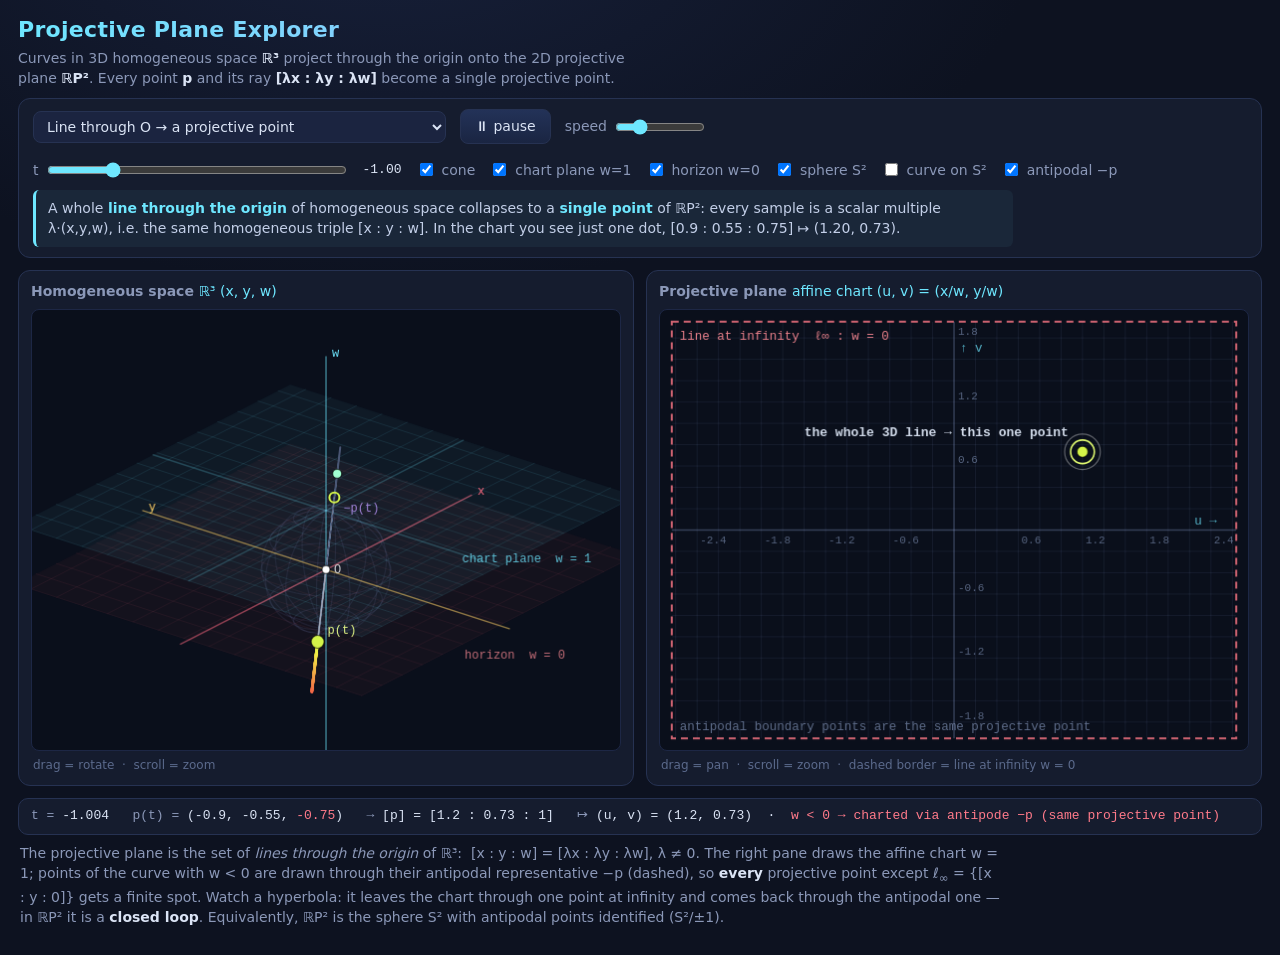
<file: index.html>
<!DOCTYPE html>
<html lang="en">
<head>
<meta charset="UTF-8">
<meta name="viewport" content="width=device-width, initial-scale=1.0">
<title>Projective Plane Explorer — from homogeneous ℝ³ to ℝP²</title>
<link rel="stylesheet" href="styles.css">
</head>
<body>

<header>
  <h1>Projective Plane Explorer</h1>
  <p class="sub">Curves in 3D homogeneous space <b>ℝ³</b> project through the origin onto the 2D projective plane
     <b>ℝP²</b>. Every point <b>p</b> and its ray <b>[λx : λy : λw]</b> become a single projective point.</p>
</header>

<section id="controls">
  <div class="row">
    <select id="sel" title="Pick a curve in homogeneous space"></select>
    <button id="btnPlay" class="btn" title="Play / pause (space)">⏸ pause</button>
    <label class="mini">speed <input type="range" id="rngSpeed" min="0.1" max="4" step="0.1" value="1"></label>
    <label id="lblCustom" class="custom-ctl">
      x(t) <input type="text" id="cx" value="1.2*cos(t)+0.5*cos(3*t)">
      y(t) <input type="text" id="cy" value="1.2*sin(t)+0.5*sin(3*t)">
      w(t) <input type="text" id="cw" value="1+0.5*sin(2*t)">
      t∈[<input type="text" id="ct0" value="0">,<input type="text" id="ct1" value="6.2832">]
      <button id="btnApply" class="btn">apply</button>
    </label>
  </div>
  <div class="row">
    <label id="lblRbez" class="custom-ctl">
      homogeneous control points — one per line: <code>x&nbsp;y&nbsp;[weight]</code>
      <textarea id="rbezPts" rows="4" spellcheck="false">1 0 1
1 1 0.70710678
0 1 1</textarea>
      <button id="btnRbez" class="btn">apply</button>
    </label>
  </div>
  <div class="row">
    <label class="mini">t <input type="range" id="rngT" min="0" max="1" step="0.001" value="0"></label>
    <span id="tval" class="mono">0.00</span>
    <span class="checks">
      <label><input type="checkbox" id="chkCone" checked> cone</label>
      <label><input type="checkbox" id="chkPlane" checked> chart plane w=1</label>
      <label><input type="checkbox" id="chkHoriz" checked> horizon w=0</label>
      <label><input type="checkbox" id="chkSphere" checked> sphere S²</label>
      <label><input type="checkbox" id="chkSphereModel"> curve on S²</label>
      <label><input type="checkbox" id="chkAnti" checked> antipodal −p</label>
    </span>
  </div>
  <div id="desc" class="desc"></div>
</section>

<main id="panes">
  <div class="pane">
    <h2>Homogeneous space&nbsp;<span class="tag">ℝ³ (x, y, w)</span></h2>
    <div class="cwrap"><canvas id="c3"></canvas></div>
    <p class="hint">drag = rotate &nbsp;·&nbsp; scroll = zoom</p>
  </div>
  <div class="pane">
    <h2>Projective plane&nbsp;<span class="tag">affine chart (u, v) = (x/w, y/w)</span></h2>
    <div class="cwrap"><canvas id="c2"></canvas></div>
    <p class="hint">drag = pan &nbsp;·&nbsp; scroll = zoom &nbsp;·&nbsp; dashed border = line at infinity w = 0</p>
  </div>
</main>

<footer>
  <div id="status" class="mono">—</div>
  <p class="note">
    The projective plane is the set of <em>lines through the origin</em> of ℝ³: &nbsp;[x : y : w] = [λx : λy : λw], λ ≠ 0.
    The right pane draws the affine chart w = 1; points of the curve with w &lt; 0 are drawn through their antipodal
    representative −p (dashed), so <b>every</b> projective point except ℓ<sub>∞</sub> = {[x : y : 0]} gets a finite spot.
    Watch a hyperbola: it leaves the chart through one point at infinity and comes back through the antipodal one —
    in ℝP² it is a <b>closed loop</b>. Equivalently, ℝP² is the sphere S² with antipodal points identified (S²/±1).
  </p>
</footer>

<script src="app.js"></script>
</body>
</html>
</file>
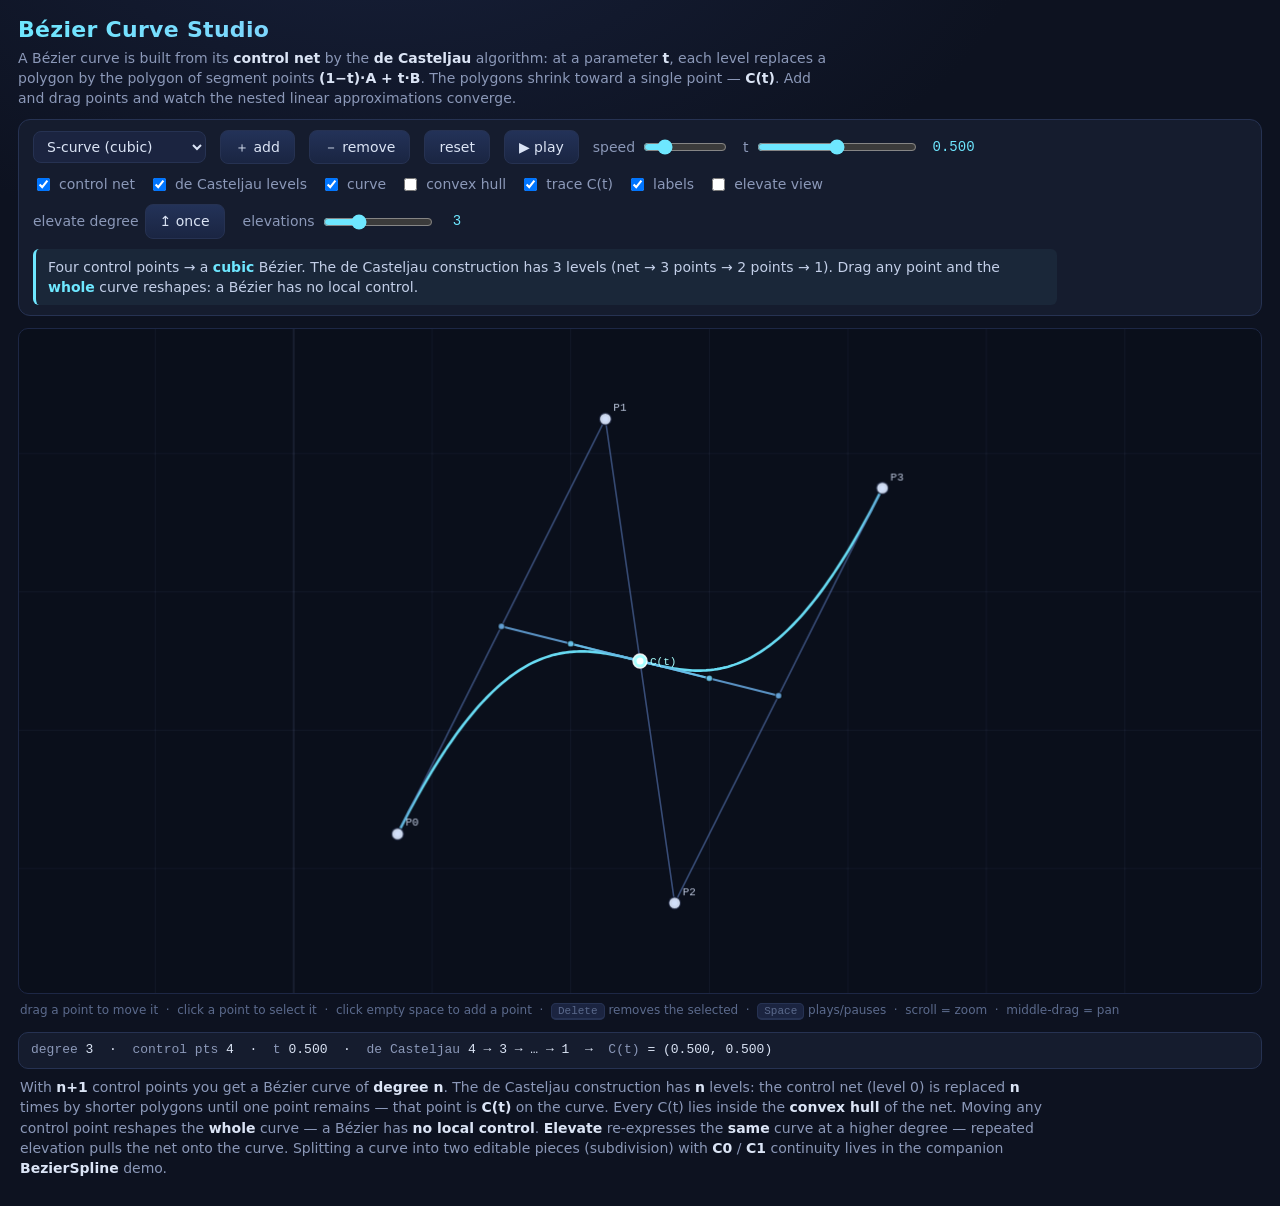
<file: Bezier/index.html>
<!DOCTYPE html>
<html lang="en">
<head>
<meta charset="UTF-8">
<meta name="viewport" content="width=device-width, initial-scale=1.0">
<title>Bézier Curve Studio — control net & de Casteljau construction</title>
<link rel="stylesheet" href="styles.css">
</head>
<body>

<header>
  <h1>Bézier Curve Studio</h1>
  <p class="sub">A Bézier curve is built from its <b>control net</b> by the <b>de&nbsp;Casteljau</b> algorithm: at a
     parameter <b>t</b>, each level replaces a polygon by the polygon of segment points <b>(1−t)·A + t·B</b>. The
     polygons shrink toward a single point — <b>C(t)</b>. Add and drag points and watch the nested linear approximations converge.</p>
</header>

<section id="controls">
  <div class="row">
    <select id="sel" title="Pick a preset polygon"></select>
    <button id="btnAdd" class="btn" title="Add a control point">＋ add</button>
    <button id="btnRemove" class="btn" title="Remove the selected point">－ remove</button>
    <button id="btnClear" class="btn" title="Reset to the current preset">reset</button>
    <button id="btnPlay" class="btn" title="Play / pause the de Casteljau sweep">▶ play</button>
    <label class="mini">speed <input type="range" id="rngSpeed" min="0.2" max="4" step="0.1" value="1"></label>
    <label class="mini">t <input type="range" id="rngT" min="0" max="1" step="0.001" value="0.5"></label>
    <span id="lblT" class="tval">0.500</span>
  </div>
  <div class="row">
    <span class="checks">
      <label><input type="checkbox" id="chkNet" checked> control net</label>
      <label><input type="checkbox" id="chkLevels" checked> de Casteljau levels</label>
      <label><input type="checkbox" id="chkCurve" checked> curve</label>
      <label><input type="checkbox" id="chkHull"> convex hull</label>
      <label><input type="checkbox" id="chkTrace" checked> trace C(t)</label>
      <label><input type="checkbox" id="chkLabels" checked> labels</label>
      <label><input type="checkbox" id="chkElev"> elevate view</label>
    </span>
  </div>
  <div class="row ops">
    <label class="mini">elevate degree <button id="btnElevate" class="btn" title="Replace the curve with its degree-elevated form (same curve, +1 point)">↥ once</button></label>
    <label class="mini">elevations <input type="range" id="rngElev" min="0" max="10" step="1" value="3"></label>
    <span id="lblElev" class="tval">3</span>
  </div>
  <div id="desc" class="desc"></div>
</section>

<main>
  <div class="cwrap"><canvas id="cv"></canvas></div>
  <p class="hint">drag a point to move it &nbsp;·&nbsp; click a point to select it &nbsp;·&nbsp; click empty space to add a point &nbsp;·&nbsp; <kbd>Delete</kbd> removes the selected &nbsp;·&nbsp; <kbd>Space</kbd> plays/pauses &nbsp;·&nbsp; scroll = zoom &nbsp;·&nbsp; middle-drag = pan</p>
</main>

<footer>
  <div id="status" class="mono">—</div>
  <p class="note">
    With <b>n+1</b> control points you get a Bézier curve of <b>degree n</b>. The de&nbsp;Casteljau construction has
    <b>n</b> levels: the control net (level 0) is replaced <b>n</b> times by shorter polygons until one point remains —
    that point is <b>C(t)</b> on the curve. Every C(t) lies inside the <b>convex hull</b> of the net. Moving any control
    point reshapes the <b>whole</b> curve — a Bézier has <b>no local control</b>. <b>Elevate</b> re-expresses the <b>same</b>
    curve at a higher degree — repeated elevation pulls the net onto the curve. Splitting a curve into two editable
    pieces (subdivision) with <b>C0</b> / <b>C1</b> continuity lives in the companion <b>BezierSpline</b> demo.
  </p>
</footer>

<script src="app.js"></script>
</body>
</html>
</file>
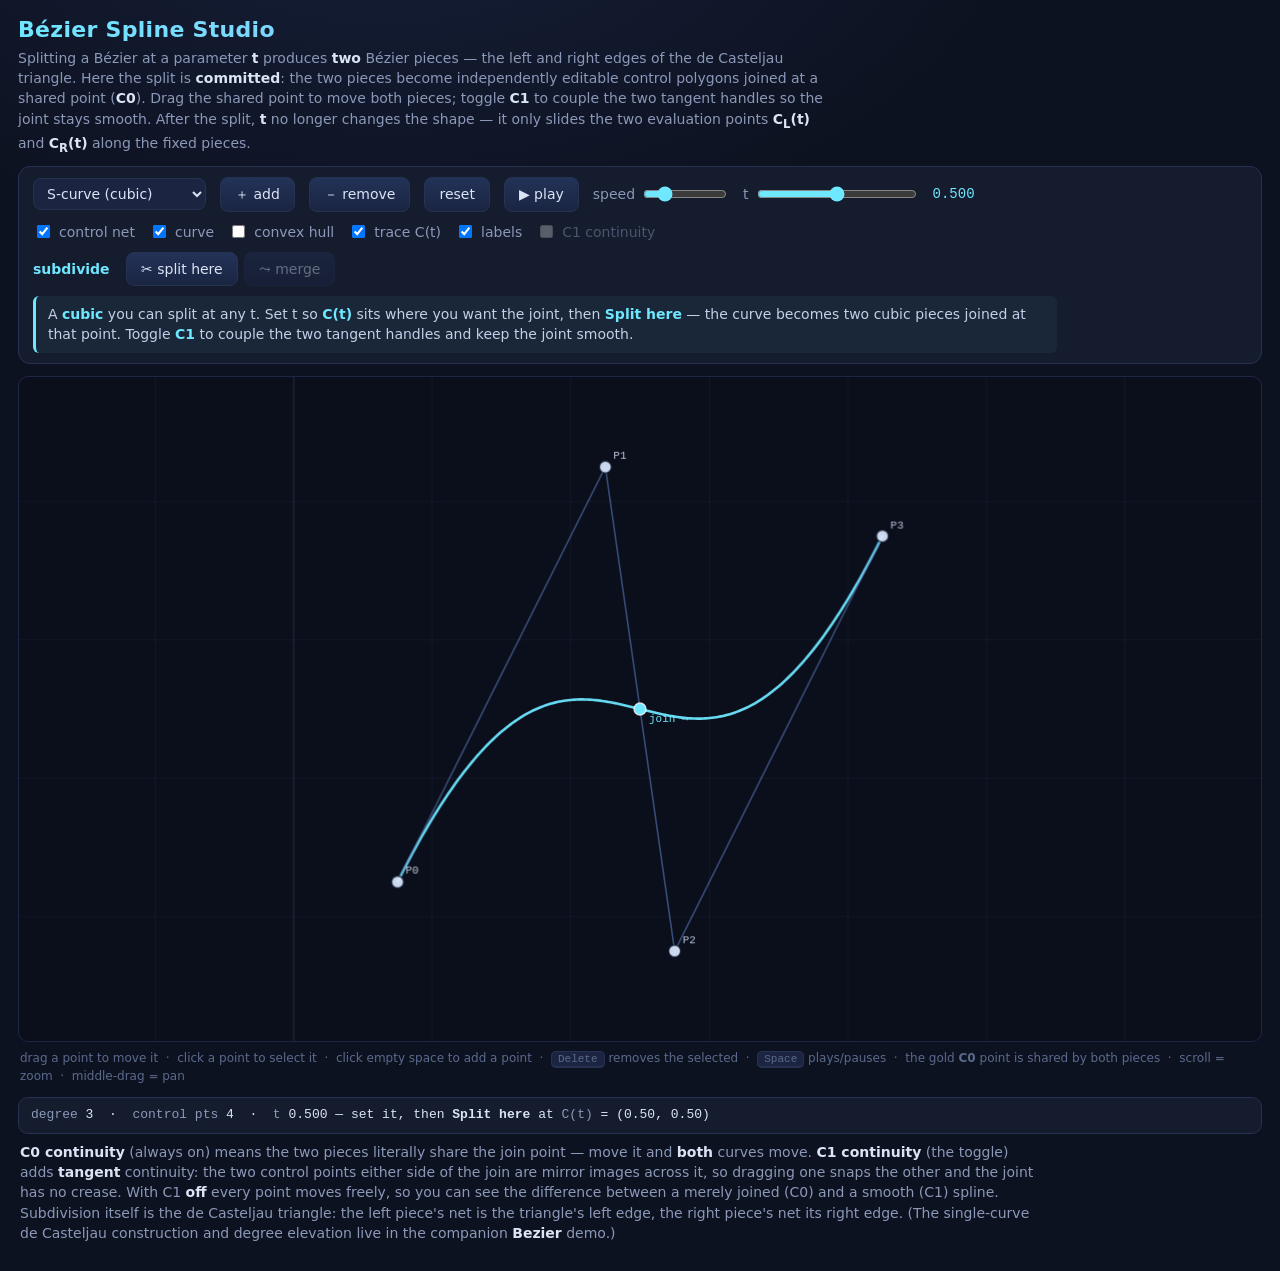
<file: BezierSpline/index.html>
<!DOCTYPE html>
<html lang="en">
<head>
<meta charset="UTF-8">
<meta name="viewport" content="width=device-width, initial-scale=1.0">
<title>Bézier Spline Studio — subdivision & C0/C1 continuity</title>
<link rel="stylesheet" href="styles.css">
</head>
<body>

<header>
  <h1>Bézier Spline Studio</h1>
  <p class="sub">Splitting a Bézier at a parameter <b>t</b> produces <b>two</b> Bézier pieces — the left and right edges of the
     de&nbsp;Casteljau triangle. Here the split is <b>committed</b>: the two pieces become independently editable control
     polygons joined at a shared point (<b>C0</b>). Drag the shared point to move both pieces; toggle <b>C1</b> to couple the
     two tangent handles so the joint stays smooth. After the split, <b>t</b> no longer changes the shape — it only slides the
     two evaluation points <b>C<sub>L</sub>(t)</b> and <b>C<sub>R</sub>(t)</b> along the fixed pieces.</p>
</header>

<section id="controls">
  <div class="row">
    <select id="sel" title="Pick a preset polygon"></select>
    <button id="btnAdd" class="btn" title="Add a control point">＋ add</button>
    <button id="btnRemove" class="btn" title="Remove the selected point">－ remove</button>
    <button id="btnClear" class="btn" title="Reset to the current preset">reset</button>
    <button id="btnPlay" class="btn" title="Play / pause t (slides the eval points once split)">▶ play</button>
    <label class="mini">speed <input type="range" id="rngSpeed" min="0.2" max="4" step="0.1" value="1"></label>
    <label class="mini">t <input type="range" id="rngT" min="0" max="1" step="0.001" value="0.5"></label>
    <span id="lblT" class="tval">0.500</span>
  </div>
  <div class="row">
    <span class="checks">
      <label><input type="checkbox" id="chkNet" checked> control net</label>
      <label><input type="checkbox" id="chkCurve" checked> curve</label>
      <label><input type="checkbox" id="chkHull"> convex hull</label>
      <label><input type="checkbox" id="chkTrace" checked> trace C(t)</label>
      <label><input type="checkbox" id="chkLabels" checked> labels</label>
      <label><input type="checkbox" id="chkC1"> C1 continuity</label>
    </span>
  </div>
  <div class="row ops">
    <span class="seg"><b>subdivide</b> &nbsp;<button id="btnSubdivide" class="btn" title="Split the curve into two editable Bézier pieces at the current t (the split then stays fixed)">✂ split here</button><button id="btnMerge" class="btn" title="Merge the two pieces back into one curve" disabled>⤳ merge</button></span>
  </div>
  <div id="desc" class="desc"></div>
</section>

<main>
  <div class="cwrap"><canvas id="cv"></canvas></div>
  <p class="hint">drag a point to move it &nbsp;·&nbsp; click a point to select it &nbsp;·&nbsp; click empty space to add a point &nbsp;·&nbsp; <kbd>Delete</kbd> removes the selected &nbsp;·&nbsp; <kbd>Space</kbd> plays/pauses &nbsp;·&nbsp; the gold <b>C0</b> point is shared by both pieces &nbsp;·&nbsp; scroll = zoom &nbsp;·&nbsp; middle-drag = pan</p>
</main>

<footer>
  <div id="status" class="mono">—</div>
  <p class="note">
    <b>C0 continuity</b> (always on) means the two pieces literally share the join point — move it and <b>both</b> curves move.
    <b>C1 continuity</b> (the toggle) adds <b>tangent</b> continuity: the two control points either side of the join are mirror
    images across it, so dragging one snaps the other and the joint has no crease. With C1 <b>off</b> every point moves freely,
    so you can see the difference between a merely joined (C0) and a smooth (C1) spline. Subdivision itself is the de&nbsp;Casteljau
    triangle: the left piece's net is the triangle's left edge, the right piece's net its right edge. (The single-curve de&nbsp;Casteljau
    construction and degree elevation live in the companion <b>Bezier</b> demo.)
  </p>
</footer>

<script src="app.js"></script>
</body>
</html>
</file>
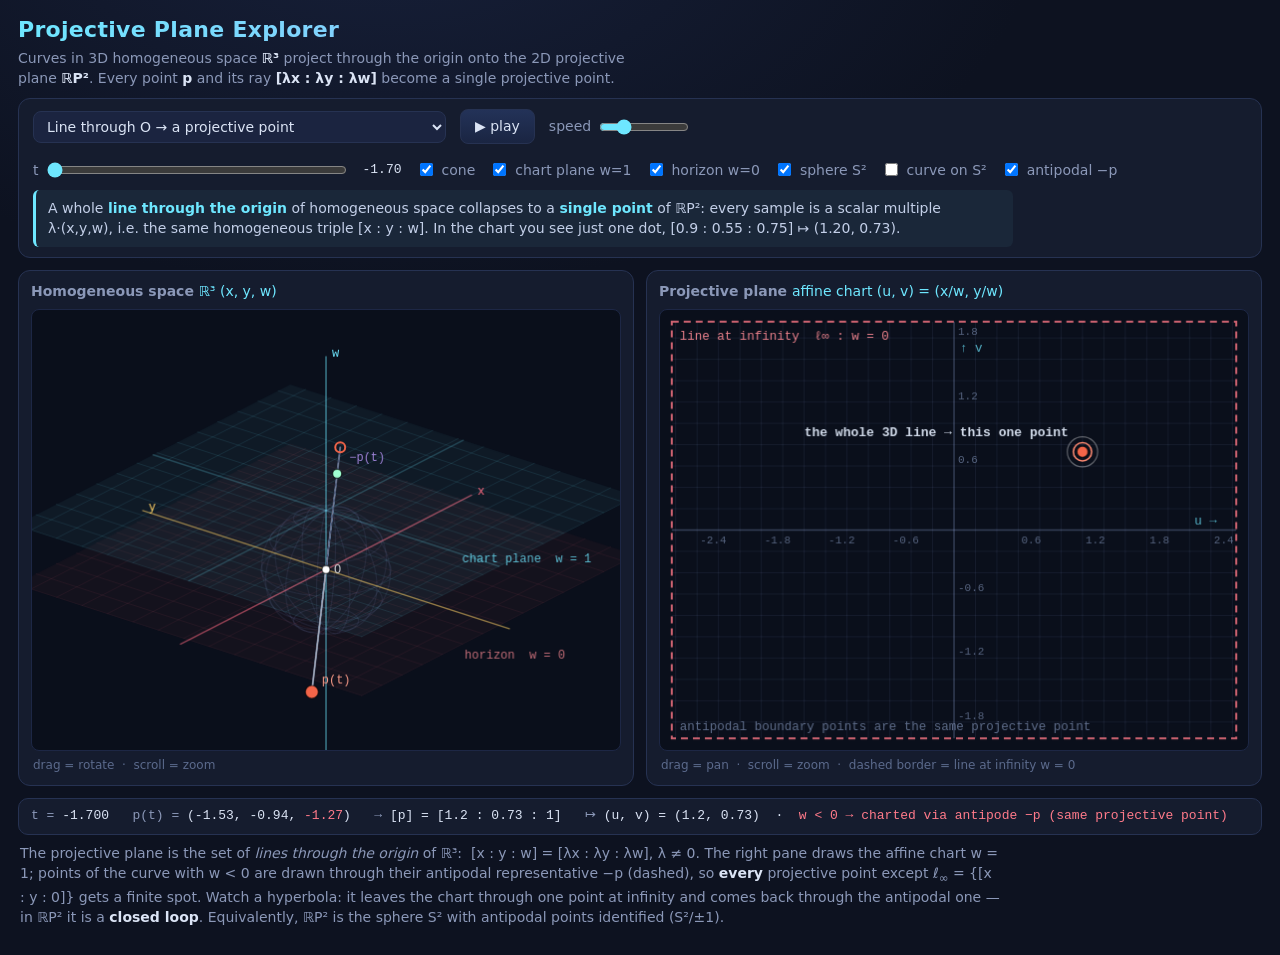
<file: ParamCurve/index.html>
<!DOCTYPE html>
<html lang="en">
<head>
<meta charset="UTF-8">
<meta name="viewport" content="width=device-width, initial-scale=1.0">
<title>Projective Plane Explorer — from homogeneous ℝ³ to ℝP²</title>
<link rel="stylesheet" href="styles.css">
</head>
<body>

<header>
  <h1>Projective Plane Explorer</h1>
  <p class="sub">Curves in 3D homogeneous space <b>ℝ³</b> project through the origin onto the 2D projective plane
     <b>ℝP²</b>. Every point <b>p</b> and its ray <b>[λx : λy : λw]</b> become a single projective point.</p>
</header>

<section id="controls">
  <div class="row">
    <select id="sel" title="Pick a curve in homogeneous space"></select>
    <button id="btnPlay" class="btn" title="Play / pause">▶ play</button>
    <label class="mini">speed <input type="range" id="rngSpeed" min="0.1" max="4" step="0.1" value="1"></label>
    <label id="lblCustom" class="custom-ctl">
      x(t) <input type="text" id="cx" value="1.2*cos(t)+0.5*cos(3*t)">
      y(t) <input type="text" id="cy" value="1.2*sin(t)+0.5*sin(3*t)">
      w(t) <input type="text" id="cw" value="1+0.5*sin(2*t)">
      t∈[<input type="text" id="ct0" value="0">,<input type="text" id="ct1" value="6.2832">]
      <button id="btnApply" class="btn">apply</button>
    </label>
  </div>
  <div class="row">
    <label id="lblRbez" class="custom-ctl">
      order <input type="text" id="rbezOrder" value="3"> (degree = order − 1) — homogeneous control points, one per line: <code>x&nbsp;y&nbsp;[weight]</code> (only the leading "order" points are used)
      <textarea id="rbezPts" rows="4" spellcheck="false">1 0 1
1 1 0.70710678
0 1 1</textarea>
      <button id="btnRbez" class="btn">apply</button>
    </label>
  </div>
  <div class="row">
    <label class="mini">t <input type="range" id="rngT" min="0" max="1" step="0.001" value="0"></label>
    <span id="tval" class="mono">0.00</span>
    <span class="checks">
      <label><input type="checkbox" id="chkCone" checked> cone</label>
      <label><input type="checkbox" id="chkPlane" checked> chart plane w=1</label>
      <label><input type="checkbox" id="chkHoriz" checked> horizon w=0</label>
      <label><input type="checkbox" id="chkSphere" checked> sphere S²</label>
      <label><input type="checkbox" id="chkSphereModel"> curve on S²</label>
      <label><input type="checkbox" id="chkAnti" checked> antipodal −p</label>
    </span>
  </div>
  <div id="desc" class="desc"></div>
</section>

<main id="panes">
  <div class="pane">
    <h2>Homogeneous space&nbsp;<span class="tag">ℝ³ (x, y, w)</span></h2>
    <div class="cwrap"><canvas id="c3"></canvas></div>
    <p class="hint">drag = rotate &nbsp;·&nbsp; scroll = zoom</p>
  </div>
  <div class="pane">
    <h2>Projective plane&nbsp;<span class="tag">affine chart (u, v) = (x/w, y/w)</span></h2>
    <div class="cwrap"><canvas id="c2"></canvas></div>
    <p class="hint">drag = pan &nbsp;·&nbsp; scroll = zoom &nbsp;·&nbsp; dashed border = line at infinity w = 0</p>
  </div>
</main>

<footer>
  <div id="status" class="mono">—</div>
  <p class="note">
    The projective plane is the set of <em>lines through the origin</em> of ℝ³: &nbsp;[x : y : w] = [λx : λy : λw], λ ≠ 0.
    The right pane draws the affine chart w = 1; points of the curve with w &lt; 0 are drawn through their antipodal
    representative −p (dashed), so <b>every</b> projective point except ℓ<sub>∞</sub> = {[x : y : 0]} gets a finite spot.
    Watch a hyperbola: it leaves the chart through one point at infinity and comes back through the antipodal one —
    in ℝP² it is a <b>closed loop</b>. Equivalently, ℝP² is the sphere S² with antipodal points identified (S²/±1).
  </p>
</footer>

<script src="app.js"></script>
</body>
</html>
</file>
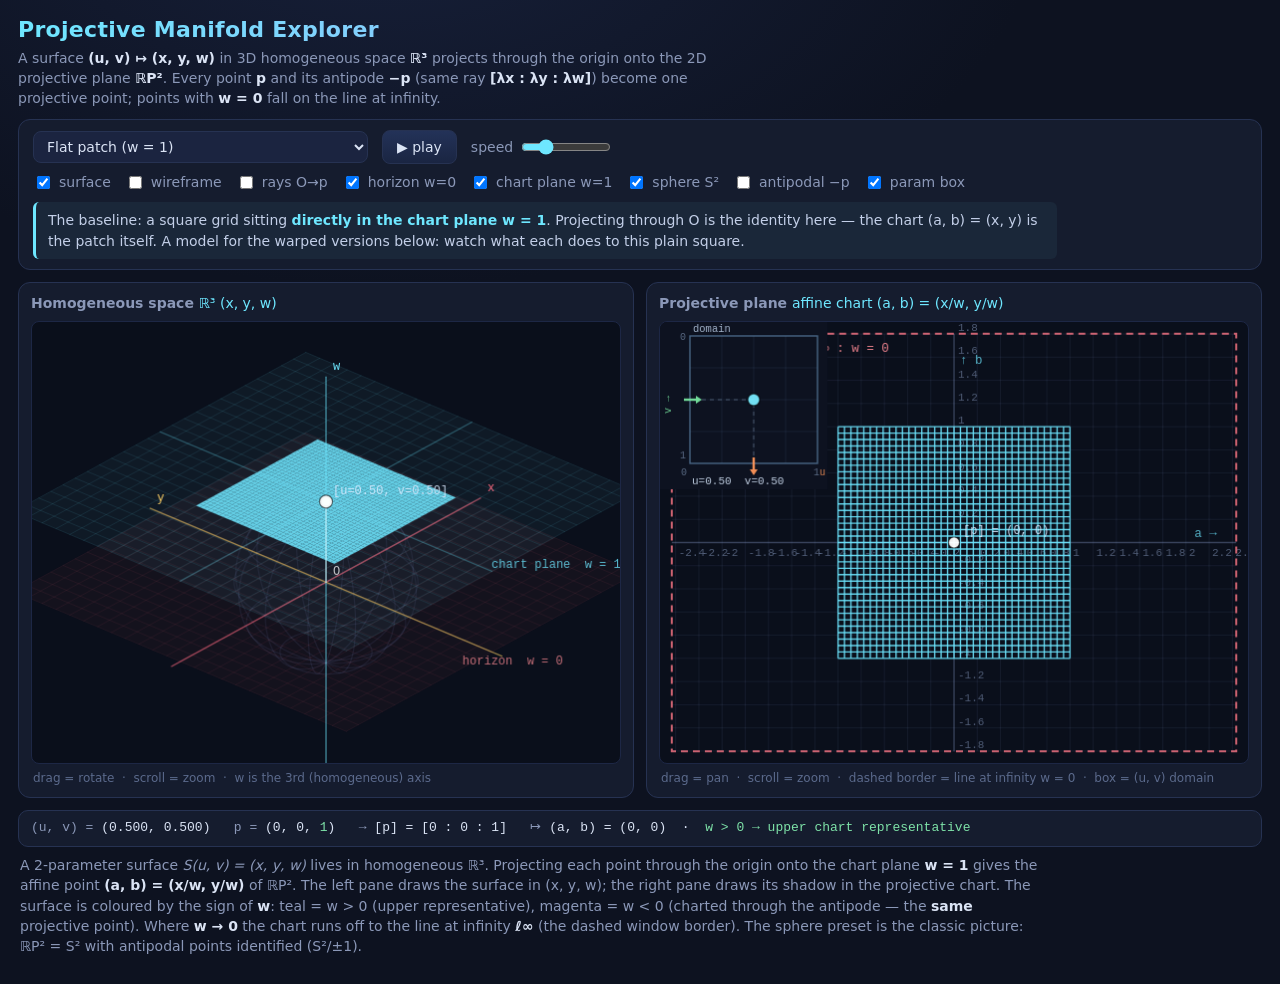
<file: ParamManifold/index.html>
<!DOCTYPE html>
<html lang="en">
<head>
<meta charset="UTF-8">
<meta name="viewport" content="width=device-width, initial-scale=1.0">
<title>Projective Manifold Explorer — surfaces from homogeneous ℝ³ to ℝP²</title>
<link rel="stylesheet" href="styles.css">
</head>
<body>

<header>
  <h1>Projective Manifold Explorer</h1>
  <p class="sub">A surface <b>(u, v) ↦ (x, y, w)</b> in 3D homogeneous space <b>ℝ³</b> projects through the origin onto the
     2D projective plane <b>ℝP²</b>. Every point <b>p</b> and its antipode <b>−p</b> (same ray <b>[λx : λy : λw]</b>)
     become one projective point; points with <b>w = 0</b> fall on the line at infinity.</p>
</header>

<section id="controls">
  <div class="row">
    <select id="sel" title="Pick a surface in homogeneous space"></select>
    <button id="btnPlay" class="btn" title="Play / pause the (u,v) walk">▶ play</button>
    <label class="mini">speed <input type="range" id="rngSpeed" min="0.1" max="4" step="0.1" value="1"></label>
    <label id="lblCustom" class="custom-ctl">
      x(u,v) <input type="text" id="cx" value="2*u-1">
      y(u,v) <input type="text" id="cy" value="2*v-1">
      w(u,v) <input type="text" id="cw" value="1">
      <button id="btnApply" class="btn">apply</button>
    </label>
  </div>
  <div class="row">
    <span class="checks">
      <label><input type="checkbox" id="chkSurf" checked> surface</label>
      <label><input type="checkbox" id="chkWire"> wireframe</label>
      <label><input type="checkbox" id="chkCone"> rays O→p</label>
      <label><input type="checkbox" id="chkHoriz" checked> horizon w=0</label>
      <label><input type="checkbox" id="chkPlane" checked> chart plane w=1</label>
      <label><input type="checkbox" id="chkSphere" checked> sphere S²</label>
      <label><input type="checkbox" id="chkAnti"> antipodal −p</label>
      <label><input type="checkbox" id="chkBox" checked> param box</label>
    </span>
  </div>
  <div id="desc" class="desc"></div>
</section>

<main id="panes">
  <div class="pane">
    <h2>Homogeneous space&nbsp;<span class="tag">ℝ³ (x, y, w)</span></h2>
    <div class="cwrap"><canvas id="c3"></canvas></div>
    <p class="hint">drag = rotate &nbsp;·&nbsp; scroll = zoom &nbsp;·&nbsp; w is the 3rd (homogeneous) axis</p>
  </div>
  <div class="pane">
    <h2>Projective plane&nbsp;<span class="tag">affine chart (a, b) = (x/w, y/w)</span></h2>
    <div class="cwrap"><canvas id="c2"></canvas><canvas id="pbox" class="pbox"></canvas></div>
    <p class="hint">drag = pan &nbsp;·&nbsp; scroll = zoom &nbsp;·&nbsp; dashed border = line at infinity w = 0 &nbsp;·&nbsp; box = (u, v) domain</p>
  </div>
</main>

<footer>
  <div id="status" class="mono">—</div>
  <p class="note">
    A 2-parameter surface <em>S(u, v) = (x, y, w)</em> lives in homogeneous ℝ³. Projecting each point through the origin
    onto the chart plane <b>w = 1</b> gives the affine point <b>(a, b) = (x/w, y/w)</b> of ℝP². The left pane draws the
    surface in (x, y, w); the right pane draws its shadow in the projective chart. The surface is coloured by the sign of
    <b>w</b>: <span class="pos">teal = w &gt; 0</span> (upper representative), <span class="neg">magenta = w &lt; 0</span>
    (charted through the antipode — the <b>same</b> projective point). Where <b>w → 0</b> the chart runs off to the line at
    infinity <b>ℓ∞</b> (the dashed window border). The sphere preset is the classic picture: ℝP² = S² with antipodal points
    identified (S²/±1).
  </p>
</footer>

<script src="app.js"></script>
</body>
</html>
</file>
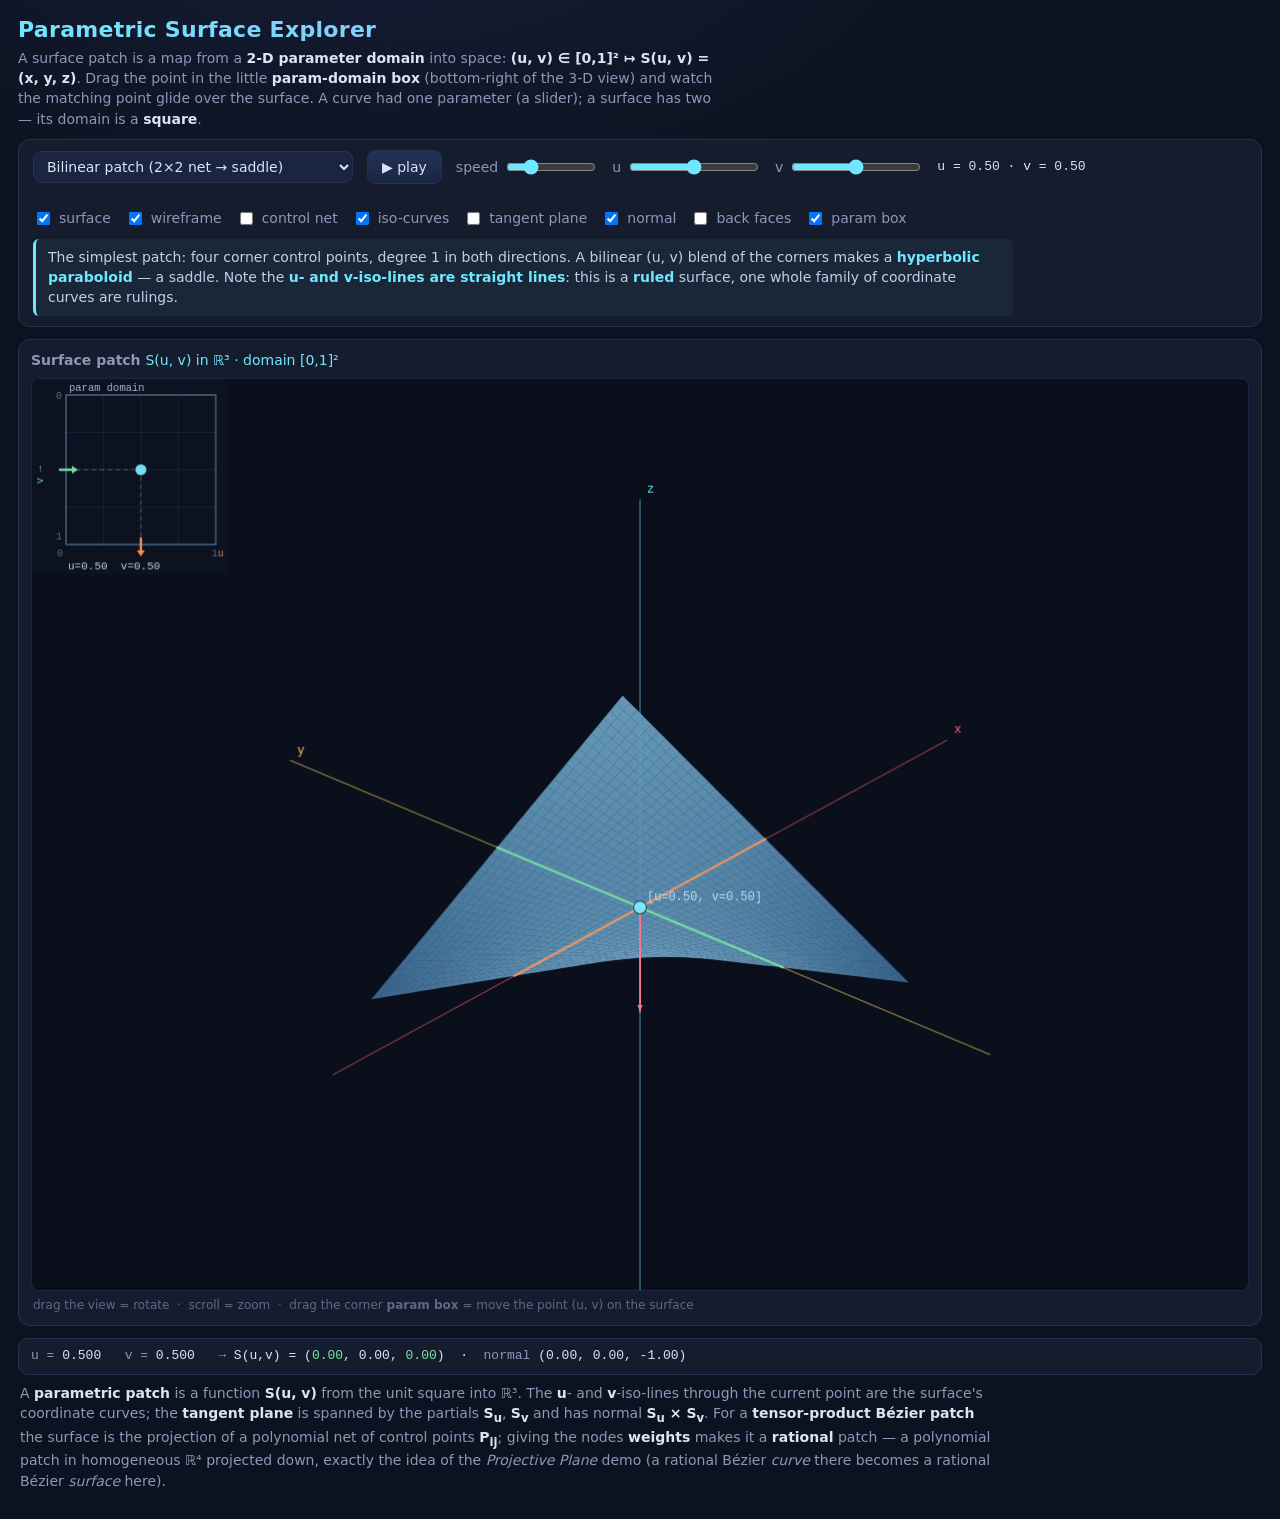
<file: ParamSurface/index.html>
<!DOCTYPE html>
<html lang="en">
<head>
<meta charset="UTF-8">
<meta name="viewport" content="width=device-width, initial-scale=1.0">
<title>Parametric Surface Explorer — a domain square (u, v) mapped into ℝ³</title>
<link rel="stylesheet" href="styles.css">
</head>
<body>

<header>
  <h1>Parametric Surface Explorer</h1>
  <p class="sub">A surface patch is a map from a <b>2-D parameter domain</b> into space:
     <b>(u, v) ∈ [0,1]²  ↦  S(u, v) = (x, y, z)</b>. Drag the point in the little
     <b>param-domain box</b> (bottom-right of the 3-D view) and watch the matching point glide over the surface.
     A curve had one parameter (a slider); a surface has two — its domain is a <b>square</b>.</p>
</header>

<section id="controls">
  <div class="row">
    <select id="sel" title="Pick a surface patch"></select>
    <button id="btnPlay" class="btn" title="Play / pause the (u,v) walk">▶ play</button>
    <label class="mini">speed <input type="range" id="rngSpeed" min="0.1" max="4" step="0.1" value="1"></label>
    <label class="mini">u <input type="range" id="ru" min="0" max="1" step="0.001" value="0.5"></label>
    <label class="mini">v <input type="range" id="rv" min="0" max="1" step="0.001" value="0.5"></label>
    <span id="uvval" class="mono">u = 0.50 · v = 0.50</span>
  </div>
  <div class="row">
    <label id="lblCustom" class="custom-ctl">
      x(u,v) <input type="text" id="cx" value="2*cos(pi*u)*(1+v*cos(pi*v))">
      y(u,v) <input type="text" id="cy" value="2*sin(pi*u)*(1+v*cos(pi*v))">
      z(u,v) <input type="text" id="cz" value="4*v*sin(pi*v)">
      <button id="btnApply" class="btn">apply</button>
    </label>
  </div>
  <div class="row">
    <label id="lblRbez" class="custom-ctl">
      degree U <input type="text" id="degU" value="3"> ·
      degree V <input type="text" id="degV" value="3"> —
      control net, one point per line: <code>x y z [weight]</code> (row = v, left→right = u)
      <textarea id="rbezGrid" rows="4" spellcheck="false">-1 -1 0 1
1 -1 0 1
1 1 0 1
-1 1 0 1
-1 -1 1 1
1 -1 1 1
1 1 1 1
-1 1 1 1</textarea>
      <button id="btnRbez" class="btn">apply</button>
    </label>
  </div>
  <div class="row">
    <span class="checks">
      <label><input type="checkbox" id="chkSurf" checked> surface</label>
      <label><input type="checkbox" id="chkWire" checked> wireframe</label>
      <label><input type="checkbox" id="chkNet"> control net</label>
      <label><input type="checkbox" id="chkIso" checked> iso-curves</label>
      <label><input type="checkbox" id="chkTan"> tangent plane</label>
      <label><input type="checkbox" id="chkNorm" checked> normal</label>
      <label><input type="checkbox" id="chkBack"> back faces</label>
      <label><input type="checkbox" id="chkBox" checked> param box</label>
    </span>
  </div>
  <div id="desc" class="desc"></div>
</section>

<main id="panes">
  <div class="pane">
    <h2>Surface patch <span class="tag">S(u, v) in ℝ³ · domain [0,1]²</span></h2>
    <div class="cwrap">
      <canvas id="c3"></canvas>
      <canvas id="pbox" class="pbox" title="Parameter domain: drag the dot (both), or the u / v ticks on the edges (one at a time)"></canvas>
    </div>
    <p class="hint">drag the view = rotate &nbsp;·&nbsp; scroll = zoom &nbsp;·&nbsp;
       drag the corner <b>param box</b> = move the point (u, v) on the surface</p>
  </div>
</main>

<footer>
  <div id="status" class="mono">—</div>
  <p class="note">
    A <b>parametric patch</b> is a function <b>S(u, v)</b> from the unit square into ℝ³. The <b>u</b>- and <b>v</b>-iso-lines
    through the current point are the surface's coordinate curves; the <b>tangent plane</b> is spanned by the partials
    <b>S<sub>u</sub></b>, <b>S<sub>v</sub></b> and has normal <b>S<sub>u</sub> × S<sub>v</sub></b>.
    For a <b>tensor-product Bézier patch</b> the surface is the projection of a polynomial net of control points
    <b>P<sub>ij</sub></b>; giving the nodes <b>weights</b> makes it a <b>rational</b> patch — a polynomial patch in homogeneous
    ℝ⁴ projected down, exactly the idea of the <i>Projective Plane</i> demo (a rational Bézier <i>curve</i> there becomes a
    rational Bézier <i>surface</i> here).
  </p>
</footer>

<script src="app.js"></script>
</body>
</html>
</file>
<file: styles.css>
:root {
  --bg: #0d1220;
  --panel: #151c2e;
  --panel2: #1b2440;
  --ink: #dbe4f5;
  --dim: #8b98b8;
  --accent: #6ee7ff;
  --accent2: #b794f6;
  --warn: #ff7a8a;
  --border: #263252;
}

* { box-sizing: border-box; }

body {
  margin: 0;
  padding: 14px 18px 24px;
  background: radial-gradient(1200px 700px at 30% -10%, #17203a 0%, var(--bg) 55%);
  color: var(--ink);
  font: 14px/1.45 "Segoe UI", system-ui, -apple-system, sans-serif;
}

header h1 {
  margin: 0 0 2px;
  font-size: 22px;
  letter-spacing: .3px;
  background: linear-gradient(90deg, var(--accent), var(--accent2));
  -webkit-background-clip: text;
  background-clip: text;
  color: transparent;
}

header .sub { margin: 0 0 10px; color: var(--dim); max-width: 72ch; }
header .sub b { color: var(--ink); }

#controls {
  background: var(--panel);
  border: 1px solid var(--border);
  border-radius: 12px;
  padding: 10px 14px;
  margin-bottom: 12px;
}

#controls .row { display: flex; flex-wrap: wrap; align-items: center; gap: 14px; }
#controls .row + .row { margin-top: 8px; }

select, input[type="text"], textarea {
  background: var(--panel2);
  color: var(--ink);
  border: 1px solid var(--border);
  border-radius: 8px;
  padding: 6px 9px;
  font: inherit;
}
textarea {
  font-family: "Cascadia Code", "JetBrains Mono", Consolas, monospace;
  font-size: 13px;
  width: 17em;
  resize: vertical;
  line-height: 1.4;
}
input[type="text"] { width: 15em; }
#ct0, #ct1 { width: 5em; }

.btn {
  background: linear-gradient(180deg, #233258, #1a2542);
  color: var(--ink);
  border: 1px solid var(--border);
  border-radius: 8px;
  padding: 6px 14px;
  cursor: pointer;
  font: inherit;
}
.btn:hover { border-color: var(--accent); }

label.mini, .checks label { color: var(--dim); display: inline-flex; align-items: center; gap: 6px; cursor: pointer; }
.checks label { margin-right: 4px; }
.checks { display: inline-flex; flex-wrap: wrap; gap: 10px; }
input[type="range"] { accent-color: var(--accent); }
#rngT { width: 300px; }
#rngSpeed { width: 90px; }

.custom-ctl { display: none; color: var(--dim); align-items: center; gap: 6px; flex-wrap: wrap; }
.custom-ctl.show { display: inline-flex; }

.desc {
  margin-top: 10px;
  padding: 8px 12px;
  background: rgba(110, 231, 255, .05);
  border-left: 3px solid var(--accent);
  border-radius: 6px;
  color: #c3cfe8;
  max-width: 110ch;
}
.desc b { color: var(--accent); }
.desc.err { border-left-color: var(--warn); background: rgba(255, 122, 138, .07); color: var(--warn); }

#panes { display: flex; gap: 12px; flex-wrap: wrap; }

.pane {
  flex: 1 1 480px;
  min-width: 340px;
  background: var(--panel);
  border: 1px solid var(--border);
  border-radius: 12px;
  padding: 10px 12px 6px;
}

.pane h2 { margin: 0 0 8px; font-size: 14px; font-weight: 600; color: var(--dim); }
.pane h2 .tag { color: var(--accent); font-weight: 400; }

.cwrap { position: relative; width: 100%; aspect-ratio: 4 / 3; }
canvas {
  position: absolute; inset: 0;
  width: 100%; height: 100%;
  border-radius: 8px;
  background: #0a0f1b;
  border: 1px solid #1d2745;
  cursor: grab;
  touch-action: none;
}
canvas:active { cursor: grabbing; }

.hint { color: #5b6a8c; font-size: 12px; margin: 6px 2px 4px; }

footer { margin-top: 12px; }
#status {
  background: var(--panel);
  border: 1px solid var(--border);
  border-radius: 10px;
  padding: 8px 12px;
  margin-bottom: 8px;
  color: var(--ink);
  overflow-x: auto;
  white-space: nowrap;
}
.mono { font-family: "Cascadia Code", "JetBrains Mono", Consolas, monospace; font-size: 13px; }
.mono .neg { color: var(--warn); }
.mono .pos { color: #7ee2a8; }
.mono .k { color: var(--dim); }

.note { color: var(--dim); max-width: 110ch; margin: 4px 2px; }
.note b { color: var(--ink); }
</file>
<file: Bezier/styles.css>
:root {
  --bg: #0d1220;
  --panel: #151c2e;
  --panel2: #1b2440;
  --ink: #dbe4f5;
  --dim: #8b98b8;
  --accent: #6ee7ff;
  --accent2: #b794f6;
  --warn: #ff7a8a;
  --border: #263252;
}

* { box-sizing: border-box; }

body {
  margin: 0;
  padding: 14px 18px 24px;
  background: radial-gradient(1200px 700px at 30% -10%, #17203a 0%, var(--bg) 55%);
  color: var(--ink);
  font: 14px/1.45 "Segoe UI", system-ui, -apple-system, sans-serif;
}

header h1 {
  margin: 0 0 2px;
  font-size: 22px;
  letter-spacing: .3px;
  background: linear-gradient(90deg, var(--accent), var(--accent2));
  -webkit-background-clip: text;
  background-clip: text;
  color: transparent;
}

header .sub { margin: 0 0 10px; color: var(--dim); max-width: 92ch; }
header .sub b { color: var(--ink); }

#controls {
  background: var(--panel);
  border: 1px solid var(--border);
  border-radius: 12px;
  padding: 10px 14px;
  margin-bottom: 12px;
}

#controls .row { display: flex; flex-wrap: wrap; align-items: center; gap: 14px; }
#controls .row + .row { margin-top: 10px; }

select, input[type="text"] {
  background: var(--panel2);
  color: var(--ink);
  border: 1px solid var(--border);
  border-radius: 8px;
  padding: 6px 9px;
  font: inherit;
}

.btn {
  background: linear-gradient(180deg, #233258, #1a2542);
  color: var(--ink);
  border: 1px solid var(--border);
  border-radius: 8px;
  padding: 6px 14px;
  cursor: pointer;
  font: inherit;
}
.btn:hover { border-color: var(--accent); }

label.mini { color: var(--dim); display: inline-flex; align-items: center; gap: 6px; cursor: pointer; }
.checks { display: inline-flex; flex-wrap: wrap; gap: 14px; }
.checks label { color: var(--dim); display: inline-flex; align-items: center; gap: 6px; cursor: pointer; }
input[type="range"] { accent-color: var(--accent); }
#rngT { width: 160px; }
#rngSpeed { width: 84px; }
#rngElev { width: 110px; }
.tval { color: var(--accent); font-family: ui-monospace, "Cascadia Code", Consolas, monospace; min-width: 3.4em; }

#controls .row.ops { margin-top: 10px; gap: 18px; }
.seg { display: inline-flex; align-items: center; gap: 6px; }
.seg b { color: var(--accent); }

.desc {
  margin-top: 10px;
  padding: 8px 12px;
  background: rgba(110, 231, 255, .05);
  border-left: 3px solid var(--accent);
  border-radius: 6px;
  color: #c3cfe8;
  max-width: 115ch;
}
.desc b { color: var(--accent); }
.desc.err { border-left-color: var(--warn); background: rgba(255, 122, 138, .07); color: var(--warn); }

.cwrap { position: relative; width: 100%; aspect-ratio: 16 / 9; max-height: 74vh; }
canvas {
  position: absolute; inset: 0;
  width: 100%; height: 100%;
  border-radius: 10px;
  background: #0a0f1b;
  border: 1px solid #1d2745;
  cursor: crosshair;
  touch-action: none;
}

.hint { color: #5b6a8c; font-size: 12px; margin: 8px 2px 4px; }
kbd {
  background: var(--panel2);
  border: 1px solid var(--border);
  border-bottom-width: 2px;
  border-radius: 5px;
  padding: 1px 6px;
  font-family: ui-monospace, Consolas, monospace;
  font-size: 11px;
}

footer { margin-top: 12px; }
#status {
  background: var(--panel);
  border: 1px solid var(--border);
  border-radius: 10px;
  padding: 8px 12px;
  margin-bottom: 8px;
  color: var(--ink);
}
.mono { font-family: ui-monospace, "Cascadia Code", Consolas, monospace; font-size: 13px; }
.mono .k { color: var(--dim); }

.note { color: var(--dim); max-width: 115ch; margin: 4px 2px; }
.note b { color: var(--ink); }
</file>
<file: BezierSpline/styles.css>
:root {
  --bg: #0d1220;
  --panel: #151c2e;
  --panel2: #1b2440;
  --ink: #dbe4f5;
  --dim: #8b98b8;
  --accent: #6ee7ff;
  --accent2: #b794f6;
  --warn: #ff7a8a;
  --border: #263252;
}

* { box-sizing: border-box; }

body {
  margin: 0;
  padding: 14px 18px 24px;
  background: radial-gradient(1200px 700px at 30% -10%, #17203a 0%, var(--bg) 55%);
  color: var(--ink);
  font: 14px/1.45 "Segoe UI", system-ui, -apple-system, sans-serif;
}

header h1 {
  margin: 0 0 2px;
  font-size: 22px;
  letter-spacing: .3px;
  background: linear-gradient(90deg, var(--accent), var(--accent2));
  -webkit-background-clip: text;
  background-clip: text;
  color: transparent;
}

header .sub { margin: 0 0 10px; color: var(--dim); max-width: 92ch; }
header .sub b { color: var(--ink); }

#controls {
  background: var(--panel);
  border: 1px solid var(--border);
  border-radius: 12px;
  padding: 10px 14px;
  margin-bottom: 12px;
}

#controls .row { display: flex; flex-wrap: wrap; align-items: center; gap: 14px; }
#controls .row + .row { margin-top: 10px; }

select, input[type="text"] {
  background: var(--panel2);
  color: var(--ink);
  border: 1px solid var(--border);
  border-radius: 8px;
  padding: 6px 9px;
  font: inherit;
}

.btn {
  background: linear-gradient(180deg, #233258, #1a2542);
  color: var(--ink);
  border: 1px solid var(--border);
  border-radius: 8px;
  padding: 6px 14px;
  cursor: pointer;
  font: inherit;
}
.btn:hover { border-color: var(--accent); }
.btn:disabled { opacity: .4; cursor: default; }
.btn:disabled:hover { border-color: var(--border); }
.checks label:has(input:disabled), label.mini:has(input:disabled) { opacity: .45; cursor: default; }

label.mini { color: var(--dim); display: inline-flex; align-items: center; gap: 6px; cursor: pointer; }
.checks { display: inline-flex; flex-wrap: wrap; gap: 14px; }
.checks label { color: var(--dim); display: inline-flex; align-items: center; gap: 6px; cursor: pointer; }
input[type="range"] { accent-color: var(--accent); }
#rngT { width: 160px; }
#rngSpeed { width: 84px; }
#rngElev { width: 110px; }
.tval { color: var(--accent); font-family: ui-monospace, "Cascadia Code", Consolas, monospace; min-width: 3.4em; }

#controls .row.ops { margin-top: 10px; gap: 18px; }
.seg { display: inline-flex; align-items: center; gap: 6px; }
.seg b { color: var(--accent); }

.desc {
  margin-top: 10px;
  padding: 8px 12px;
  background: rgba(110, 231, 255, .05);
  border-left: 3px solid var(--accent);
  border-radius: 6px;
  color: #c3cfe8;
  max-width: 115ch;
}
.desc b { color: var(--accent); }
.desc.err { border-left-color: var(--warn); background: rgba(255, 122, 138, .07); color: var(--warn); }

.cwrap { position: relative; width: 100%; aspect-ratio: 16 / 9; max-height: 74vh; }
canvas {
  position: absolute; inset: 0;
  width: 100%; height: 100%;
  border-radius: 10px;
  background: #0a0f1b;
  border: 1px solid #1d2745;
  cursor: crosshair;
  touch-action: none;
}

.hint { color: #5b6a8c; font-size: 12px; margin: 8px 2px 4px; }
kbd {
  background: var(--panel2);
  border: 1px solid var(--border);
  border-bottom-width: 2px;
  border-radius: 5px;
  padding: 1px 6px;
  font-family: ui-monospace, Consolas, monospace;
  font-size: 11px;
}

footer { margin-top: 12px; }
#status {
  background: var(--panel);
  border: 1px solid var(--border);
  border-radius: 10px;
  padding: 8px 12px;
  margin-bottom: 8px;
  color: var(--ink);
}
.mono { font-family: ui-monospace, "Cascadia Code", Consolas, monospace; font-size: 13px; }
.mono .k { color: var(--dim); }

.note { color: var(--dim); max-width: 115ch; margin: 4px 2px; }
.note b { color: var(--ink); }
</file>
<file: ParamCurve/styles.css>
:root {
  --bg: #0d1220;
  --panel: #151c2e;
  --panel2: #1b2440;
  --ink: #dbe4f5;
  --dim: #8b98b8;
  --accent: #6ee7ff;
  --accent2: #b794f6;
  --warn: #ff7a8a;
  --border: #263252;
}

* { box-sizing: border-box; }

body {
  margin: 0;
  padding: 14px 18px 24px;
  background: radial-gradient(1200px 700px at 30% -10%, #17203a 0%, var(--bg) 55%);
  color: var(--ink);
  font: 14px/1.45 "Segoe UI", system-ui, -apple-system, sans-serif;
}

header h1 {
  margin: 0 0 2px;
  font-size: 22px;
  letter-spacing: .3px;
  background: linear-gradient(90deg, var(--accent), var(--accent2));
  -webkit-background-clip: text;
  background-clip: text;
  color: transparent;
}

header .sub { margin: 0 0 10px; color: var(--dim); max-width: 72ch; }
header .sub b { color: var(--ink); }

#controls {
  background: var(--panel);
  border: 1px solid var(--border);
  border-radius: 12px;
  padding: 10px 14px;
  margin-bottom: 12px;
}

#controls .row { display: flex; flex-wrap: wrap; align-items: center; gap: 14px; }
#controls .row + .row { margin-top: 8px; }

select, input[type="text"], textarea {
  background: var(--panel2);
  color: var(--ink);
  border: 1px solid var(--border);
  border-radius: 8px;
  padding: 6px 9px;
  font: inherit;
}
textarea {
  font-family: "Cascadia Code", "JetBrains Mono", Consolas, monospace;
  font-size: 13px;
  width: 17em;
  resize: vertical;
  line-height: 1.4;
}
input[type="text"] { width: 15em; }
#ct0, #ct1 { width: 5em; }

.btn {
  background: linear-gradient(180deg, #233258, #1a2542);
  color: var(--ink);
  border: 1px solid var(--border);
  border-radius: 8px;
  padding: 6px 14px;
  cursor: pointer;
  font: inherit;
}
.btn:hover { border-color: var(--accent); }

label.mini, .checks label { color: var(--dim); display: inline-flex; align-items: center; gap: 6px; cursor: pointer; }
.checks label { margin-right: 4px; }
.checks { display: inline-flex; flex-wrap: wrap; gap: 10px; }
input[type="range"] { accent-color: var(--accent); }
#rngT { width: 300px; }
#rngSpeed { width: 90px; }

.custom-ctl { display: none; color: var(--dim); align-items: center; gap: 6px; flex-wrap: wrap; }
.custom-ctl.show { display: inline-flex; }

.desc {
  margin-top: 10px;
  padding: 8px 12px;
  background: rgba(110, 231, 255, .05);
  border-left: 3px solid var(--accent);
  border-radius: 6px;
  color: #c3cfe8;
  max-width: 110ch;
}
.desc b { color: var(--accent); }
.desc.err { border-left-color: var(--warn); background: rgba(255, 122, 138, .07); color: var(--warn); }

#panes { display: flex; gap: 12px; flex-wrap: wrap; }

.pane {
  flex: 1 1 480px;
  min-width: 340px;
  background: var(--panel);
  border: 1px solid var(--border);
  border-radius: 12px;
  padding: 10px 12px 6px;
}

.pane h2 { margin: 0 0 8px; font-size: 14px; font-weight: 600; color: var(--dim); }
.pane h2 .tag { color: var(--accent); font-weight: 400; }

.cwrap { position: relative; width: 100%; aspect-ratio: 4 / 3; }
canvas {
  position: absolute; inset: 0;
  width: 100%; height: 100%;
  border-radius: 8px;
  background: #0a0f1b;
  border: 1px solid #1d2745;
  cursor: grab;
  touch-action: none;
}
canvas:active { cursor: grabbing; }

.hint { color: #5b6a8c; font-size: 12px; margin: 6px 2px 4px; }

footer { margin-top: 12px; }
#status {
  background: var(--panel);
  border: 1px solid var(--border);
  border-radius: 10px;
  padding: 8px 12px;
  margin-bottom: 8px;
  color: var(--ink);
  overflow-x: auto;
  white-space: nowrap;
}
.mono { font-family: "Cascadia Code", "JetBrains Mono", Consolas, monospace; font-size: 13px; }
.mono .neg { color: var(--warn); }
.mono .pos { color: #7ee2a8; }
.mono .k { color: var(--dim); }

.note { color: var(--dim); max-width: 110ch; margin: 4px 2px; }
.note b { color: var(--ink); }
</file>
<file: ParamManifold/styles.css>
:root {
  --bg: #0d1220;
  --panel: #151c2e;
  --panel2: #1b2440;
  --ink: #dbe4f5;
  --dim: #8b98b8;
  --accent: #6ee7ff;
  --accent2: #b794f6;
  --warn: #ff7a8a;
  --border: #263252;
}

* { box-sizing: border-box; }

body {
  margin: 0;
  padding: 14px 18px 24px;
  background: radial-gradient(1200px 700px at 30% -10%, #17203a 0%, var(--bg) 55%);
  color: var(--ink);
  font: 14px/1.45 "Segoe UI", system-ui, -apple-system, sans-serif;
}

header h1 {
  margin: 0 0 2px;
  font-size: 22px;
  letter-spacing: .3px;
  background: linear-gradient(90deg, var(--accent), var(--accent2));
  -webkit-background-clip: text;
  background-clip: text;
  color: transparent;
}

header .sub { margin: 0 0 10px; color: var(--dim); max-width: 80ch; }
header .sub b { color: var(--ink); }

#controls {
  background: var(--panel);
  border: 1px solid var(--border);
  border-radius: 12px;
  padding: 10px 14px;
  margin-bottom: 12px;
}

#controls .row { display: flex; flex-wrap: wrap; align-items: center; gap: 14px; }
#controls .row + .row { margin-top: 8px; }

select, input[type="text"], textarea {
  background: var(--panel2);
  color: var(--ink);
  border: 1px solid var(--border);
  border-radius: 8px;
  padding: 6px 9px;
  font: inherit;
}
textarea {
  font-family: "Cascadia Code", "JetBrains Mono", Consolas, monospace;
  font-size: 13px;
  width: 17em;
  resize: vertical;
  line-height: 1.4;
}
input[type="text"] { width: 12em; }

.btn {
  background: linear-gradient(180deg, #233258, #1a2542);
  color: var(--ink);
  border: 1px solid var(--border);
  border-radius: 8px;
  padding: 6px 14px;
  cursor: pointer;
  font: inherit;
}
.btn:hover { border-color: var(--accent); }

label.mini, .checks label { color: var(--dim); display: inline-flex; align-items: center; gap: 6px; cursor: pointer; }
.checks label { margin-right: 4px; }
.checks { display: inline-flex; flex-wrap: wrap; gap: 10px; }
input[type="range"] { accent-color: var(--accent); }
#rngSpeed { width: 90px; }

.custom-ctl { display: none; color: var(--dim); align-items: center; gap: 6px; flex-wrap: wrap; }
.custom-ctl.show { display: inline-flex; }

.desc {
  margin-top: 10px;
  padding: 8px 12px;
  background: rgba(110, 231, 255, .05);
  border-left: 3px solid var(--accent);
  border-radius: 6px;
  color: #c3cfe8;
  max-width: 115ch;
}
.desc b { color: var(--accent); }
.desc.err { border-left-color: var(--warn); background: rgba(255, 122, 138, .07); color: var(--warn); }

#panes { display: flex; gap: 12px; flex-wrap: wrap; }

.pane {
  flex: 1 1 480px;
  min-width: 340px;
  background: var(--panel);
  border: 1px solid var(--border);
  border-radius: 12px;
  padding: 10px 12px 6px;
}

.pane h2 { margin: 0 0 8px; font-size: 14px; font-weight: 600; color: var(--dim); }
.pane h2 .tag { color: var(--accent); font-weight: 400; }

.cwrap { position: relative; width: 100%; aspect-ratio: 4 / 3; }
canvas {
  position: absolute; inset: 0;
  width: 100%; height: 100%;
  border-radius: 8px;
  background: #0a0f1b;
  border: 1px solid #1d2745;
  cursor: grab;
  touch-action: none;
}
canvas:active { cursor: grabbing; }

.hint { color: #5b6a8c; font-size: 12px; margin: 6px 2px 4px; }

footer { margin-top: 12px; }
#status {
  background: var(--panel);
  border: 1px solid var(--border);
  border-radius: 10px;
  padding: 8px 12px;
  margin-bottom: 8px;
  color: var(--ink);
  overflow-x: auto;
  white-space: nowrap;
}
.mono { font-family: "Cascadia Code", "JetBrains Mono", Consolas, monospace; font-size: 13px; }
.mono .neg { color: var(--warn); }
.mono .pos { color: #7ee2a8; }
.mono .k { color: var(--dim); }

.note { color: var(--dim); max-width: 115ch; margin: 4px 2px; }
.note b { color: var(--ink); }

/* ---- parameter-domain box (drawn onto the chart canvas c2) ---- */
.pbox {
  position: absolute;
  right: 14px;
  bottom: 14px;
  width: 168px;
  height: 168px;
  z-index: 3;
  cursor: crosshair;
  /* transparent pointer-capture overlay only — the box is drawn onto c2
     (a separate overlay canvas ghosts in Firefox). Keep it fully transparent. */
  background: transparent;
  border: 0;
  border-radius: 0;
}
</file>
<file: ParamSurface/styles.css>
:root {
  --bg: #0d1220;
  --panel: #151c2e;
  --panel2: #1b2440;
  --ink: #dbe4f5;
  --dim: #8b98b8;
  --accent: #6ee7ff;
  --accent2: #b794f6;
  --warn: #ff7a8a;
  --border: #263252;
}

* { box-sizing: border-box; }

body {
  margin: 0;
  padding: 14px 18px 24px;
  background: radial-gradient(1200px 700px at 30% -10%, #17203a 0%, var(--bg) 55%);
  color: var(--ink);
  font: 14px/1.45 "Segoe UI", system-ui, -apple-system, sans-serif;
}

header h1 {
  margin: 0 0 2px;
  font-size: 22px;
  letter-spacing: .3px;
  background: linear-gradient(90deg, var(--accent), var(--accent2));
  -webkit-background-clip: text;
  background-clip: text;
  color: transparent;
}

header .sub { margin: 0 0 10px; color: var(--dim); max-width: 78ch; }
header .sub b { color: var(--ink); }

#controls {
  background: var(--panel);
  border: 1px solid var(--border);
  border-radius: 12px;
  padding: 10px 14px;
  margin-bottom: 12px;
}

#controls .row { display: flex; flex-wrap: wrap; align-items: center; gap: 14px; }
#controls .row + .row { margin-top: 8px; }

select, input[type="text"], textarea {
  background: var(--panel2);
  color: var(--ink);
  border: 1px solid var(--border);
  border-radius: 8px;
  padding: 6px 9px;
  font: inherit;
}
textarea {
  font-family: "Cascadia Code", "JetBrains Mono", Consolas, monospace;
  font-size: 13px;
  width: 20em;
  resize: vertical;
  line-height: 1.4;
}
input[type="text"] { width: 14em; }
#degU, #degV { width: 4em; }

.btn {
  background: linear-gradient(180deg, #233258, #1a2542);
  color: var(--ink);
  border: 1px solid var(--border);
  border-radius: 8px;
  padding: 6px 14px;
  cursor: pointer;
  font: inherit;
}
.btn:hover { border-color: var(--accent); }

label.mini, .checks label { color: var(--dim); display: inline-flex; align-items: center; gap: 6px; cursor: pointer; }
.checks label { margin-right: 4px; }
.checks { display: inline-flex; flex-wrap: wrap; gap: 10px; }
input[type="range"] { accent-color: var(--accent); }
#ru, #rv { width: 130px; }
#rngSpeed { width: 90px; }

.custom-ctl { display: none; color: var(--dim); align-items: center; gap: 6px; flex-wrap: wrap; }
.custom-ctl.show { display: inline-flex; }

.desc {
  margin-top: 10px;
  padding: 8px 12px;
  background: rgba(110, 231, 255, .05);
  border-left: 3px solid var(--accent);
  border-radius: 6px;
  color: #c3cfe8;
  max-width: 110ch;
}
.desc b { color: var(--accent); }
.desc.err { border-left-color: var(--warn); background: rgba(255, 122, 138, .07); color: var(--warn); }

#panes { display: flex; gap: 12px; flex-wrap: wrap; }

.pane {
  flex: 1 1 560px;
  min-width: 360px;
  background: var(--panel);
  border: 1px solid var(--border);
  border-radius: 12px;
  padding: 10px 12px 6px;
}

.pane h2 { margin: 0 0 8px; font-size: 14px; font-weight: 600; color: var(--dim); }
.pane h2 .tag { color: var(--accent); font-weight: 400; }

.cwrap { position: relative; width: 100%; aspect-ratio: 4 / 3; }
canvas {
  position: absolute; inset: 0;
  width: 100%; height: 100%;
  border-radius: 8px;
  background: #0a0f1b;
  border: 1px solid #1d2745;
  cursor: grab;
  touch-action: none;
}
canvas:active { cursor: grabbing; }

/* ---- parameter-domain box (overlay on the 3-D canvas) ---- */
.pbox {
  position: absolute;
  right: 14px;
  bottom: 14px;
  width: 196px;
  height: 196px;
  z-index: 3;
  cursor: crosshair;
  /* transparent pointer-capture overlay only — the box itself is drawn onto the
     3-D canvas (a separate overlay canvas ghosts in Firefox). Keep it fully
     transparent so the drawn box shows through. */
  background: transparent;
  border: 0;
  border-radius: 0;
}

.hint { color: #5b6a8c; font-size: 12px; margin: 6px 2px 4px; }

footer { margin-top: 12px; }
#status {
  background: var(--panel);
  border: 1px solid var(--border);
  border-radius: 10px;
  padding: 8px 12px;
  margin-bottom: 8px;
  color: var(--ink);
  overflow-x: auto;
  white-space: nowrap;
}
.mono { font-family: "Cascadia Code", "JetBrains Mono", Consolas, monospace; font-size: 13px; }
.mono .neg { color: var(--warn); }
.mono .pos { color: #7ee2a8; }
.mono .k { color: var(--dim); }

.note { color: var(--dim); max-width: 110ch; margin: 4px 2px; }
.note b { color: var(--ink); }
</file>
